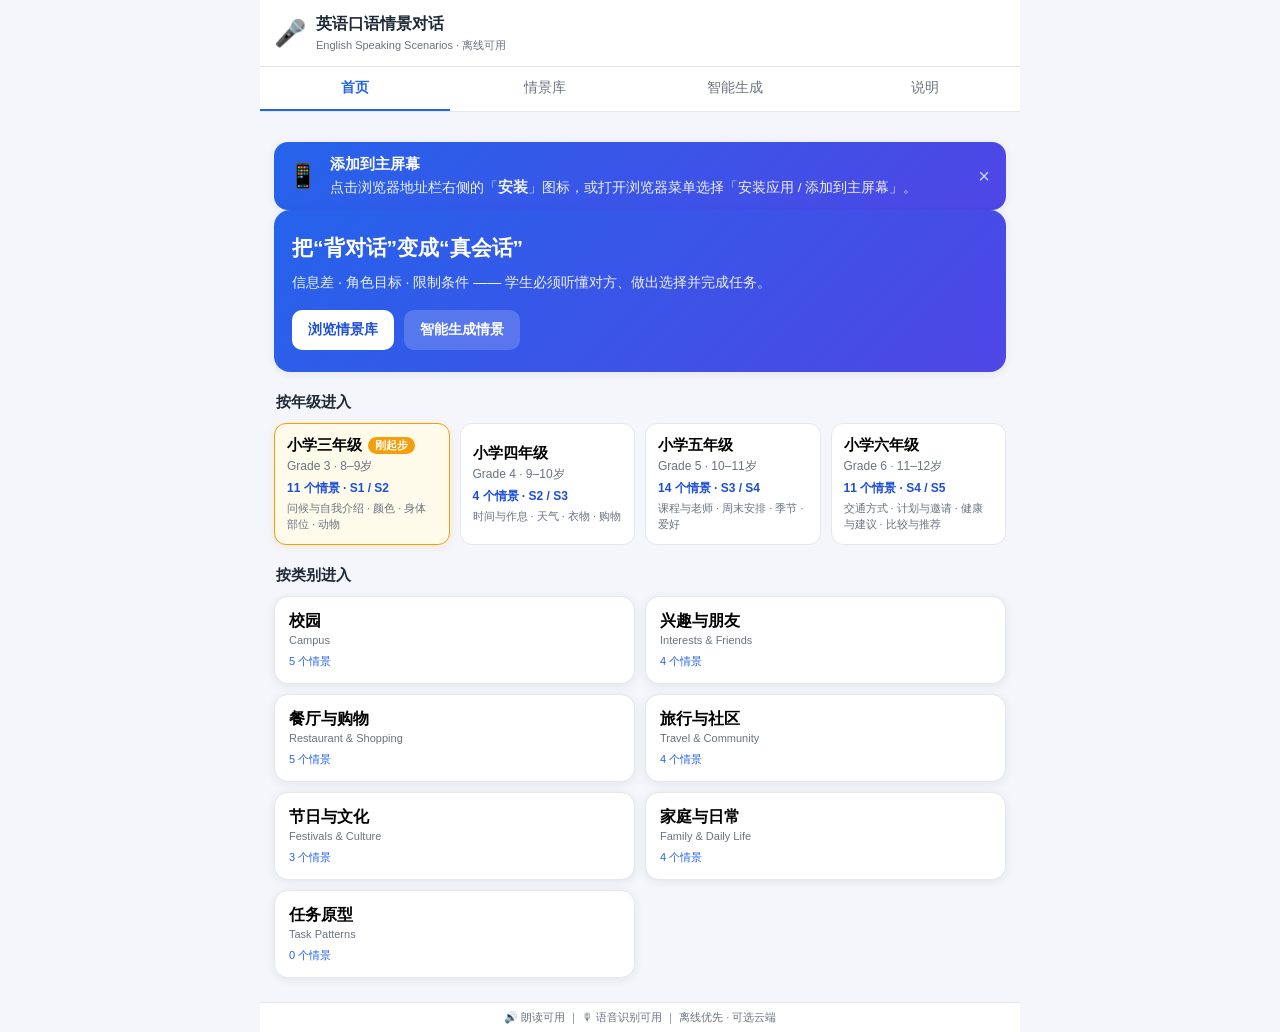
<file: index.html>
<!DOCTYPE html>
<html lang="zh-CN">
<head>
  <meta charset="UTF-8" />
  <meta name="viewport" content="width=device-width, initial-scale=1.0, viewport-fit=cover, maximum-scale=1.0, user-scalable=no" />
  <meta name="theme-color" content="#2563eb" />
  <meta name="description" content="英语口语情景对话生成器 · 离线可用的少儿英语口语互动练习 App" />
  <title>英语口语情景对话</title>
  <!-- PWA 清单：用 .json 而非 .webmanifest，避免部分免费静态托管没有 .webmanifest 的
       MIME 映射（按 octet-stream 下发）导致清单解析失败、安装入口消失 -->
  <link rel="manifest" href="manifest.json" />
  <!-- 图标必须是 PNG 位图（192/512），仅 SVG 过不了 Chrome 可安装性校验；
       apple-touch-icon iOS 完全不支持 SVG，必须 PNG，否则添加到主屏幕后是白板 -->
  <link rel="icon" type="image/svg+xml" href="assets/icon.svg" />
  <link rel="icon" type="image/png" sizes="32x32" href="assets/favicon-32.png" />
  <link rel="icon" type="image/png" sizes="192x192" href="assets/icon-192.png" />
  <link rel="apple-touch-icon" sizes="180x180" href="assets/apple-touch-icon.png" />
  <!-- iOS 添加到主屏幕后以独立 App（无浏览器框）模式运行 -->
  <meta name="apple-mobile-web-app-capable" content="yes" />
  <meta name="apple-mobile-web-app-status-bar-style" content="default" />
  <meta name="apple-mobile-web-app-title" content="口语情景" />
  <meta name="mobile-web-app-capable" content="yes" />
  <link rel="stylesheet" href="css/styles.css" />
</head>
<body>
  <div id="app"></div>
  <script src="js/data.js"></script>
  <script src="js/partner.js"></script>
  <script src="js/speech.js"></script>
  <script src="js/mic-permission.js"></script>
  <script src="js/llm.js"></script>
  <script src="js/install.js"></script>
  <script src="js/app.js"></script>
  <script>
    if ('serviceWorker' in navigator) {
      window.addEventListener('load', function () {
        navigator.serviceWorker.register('sw.js').catch(function () {});
      });
    }
  </script>
</body>
</html>
</file>
<file: css/styles.css>
/* ===================== 英语口语情景对话 APK 样式 ===================== */
:root{
  --bg:#f4f6fb; --card:#fff; --ink:#1f2937; --sub:#6b7280; --line:#e5e7eb;
  --blue:#2563eb; --blue-d:#1d4ed8; --green:#16a34a; --rose:#e11d48; --amber:#d97706;
  --chip:#eef2ff; --shadow:0 2px 10px rgba(30,41,59,.08);
}
*{box-sizing:border-box;-webkit-tap-highlight-color:transparent}
html,body{margin:0;padding:0}
body{
  font-family:-apple-system,BlinkMacSystemFont,"Segoe UI",Roboto,"PingFang SC","Microsoft YaHei",sans-serif;
  background:var(--bg);color:var(--ink);font-size:15px;line-height:1.55;
  -webkit-text-size-adjust:100%;
}
#app{max-width:760px;margin:0 auto;min-height:100vh;display:flex;flex-direction:column;background:var(--bg)}

/* 顶栏 */
.topbar{display:flex;align-items:center;gap:10px;padding:12px 14px;background:#fff;border-bottom:1px solid var(--line);position:sticky;top:0;z-index:20}
.iconbtn{background:none;border:none;color:var(--blue);font-size:15px;cursor:pointer;padding:6px 4px}
.brand{display:flex;align-items:center;gap:10px}
.logo{font-size:26px}
.t1{font-weight:700;font-size:16px}
.t2{font-size:11px;color:var(--sub)}

/* 底部导航 */
.tabbar{display:flex;background:#fff;border-bottom:1px solid var(--line);position:sticky;top:56px;z-index:19}
.tab{flex:1;border:none;background:none;padding:12px 4px;font-size:14px;color:var(--sub);cursor:pointer;border-bottom:2px solid transparent}
.tab.active{color:var(--blue);border-bottom-color:var(--blue);font-weight:700}

.view{flex:1;padding:16px 14px 24px;padding-bottom:max(24px,env(safe-area-inset-bottom))}

/* 状态栏 */
.statusbar{font-size:11px;color:var(--sub);text-align:center;padding:6px;border-top:1px solid var(--line);background:#fff}

/* 通用区块 */
.sec{font-size:15px;margin:18px 2px 10px;color:var(--ink)}
.hint{color:var(--sub);font-size:13px;margin:4px 0 14px}
.empty{color:var(--sub);padding:30px;text-align:center}
.tip{margin-top:18px;background:#fff7ed;border:1px solid #fed7aa;color:#9a3412;padding:10px 12px;border-radius:10px;font-size:13px}

/* 首页 hero */
.hero{background:linear-gradient(135deg,#2563eb,#4f46e5);color:#fff;border-radius:16px;padding:22px 18px;box-shadow:var(--shadow)}
.hero h1{margin:0 0 8px;font-size:21px}
.hero p{margin:0 0 16px;opacity:.92;font-size:14px}
.hero-actions{display:flex;gap:10px;flex-wrap:wrap}
.btn{border:none;border-radius:10px;padding:11px 16px;font-size:14px;cursor:pointer;background:var(--chip);color:var(--blue-d);font-weight:600}
.btn.primary{background:#fff;color:var(--blue-d)}
.btn.small{padding:8px 12px;font-size:13px}
.hero .btn{background:rgba(255,255,255,.18);color:#fff}
.hero .btn.primary{background:#fff;color:var(--blue-d)}

/* 类别网格 */
.catgrid{display:grid;grid-template-columns:repeat(2,1fr);gap:10px;margin-top:6px}
.catcard{background:var(--card);border:1px solid var(--line);border-radius:14px;padding:14px;cursor:pointer;text-align:left;box-shadow:var(--shadow)}
.catcard:active{transform:scale(.98)}
.cat-zh{font-size:16px;font-weight:700}
.cat-en{font-size:11px;color:var(--sub);margin-top:2px}
.cat-n{font-size:11px;color:var(--blue);margin-top:8px}

/* 情景库 */
.chips{display:flex;gap:8px;overflow-x:auto;padding:2px 0 12px}
.chip{border:1px solid var(--line);background:#fff;border-radius:20px;padding:7px 13px;font-size:13px;white-space:nowrap;cursor:pointer;color:var(--sub)}
.chip.on{background:var(--blue);color:#fff;border-color:var(--blue)}
.sclist{display:grid;gap:10px}
.scard{background:var(--card);border:1px solid var(--line);border-radius:14px;padding:13px 14px;text-align:left;cursor:pointer;box-shadow:var(--shadow)}
.scard:active{transform:scale(.99)}
.sc-top{display:flex;gap:8px;align-items:center;margin-bottom:6px}
.sc-title{font-size:16px;font-weight:700}
.sc-en{font-size:12px;color:var(--sub)}
.sc-meta{font-size:11px;color:var(--blue);margin-top:6px}
.tag{background:var(--chip);color:var(--blue-d);border-radius:6px;padding:2px 8px;font-size:11px;font-weight:600}
.tag2{background:#fef3c7;color:var(--amber);border-radius:6px;padding:2px 8px;font-size:11px}
.lvl{background:#dcfce7;color:var(--green);border-radius:6px;padding:2px 8px;font-size:11px;font-weight:600}

/* 详情 */
.detail .d-head{margin-bottom:12px}
.d-head h1{margin:0;font-size:20px}
.d-en{color:var(--sub);font-size:13px;margin-top:2px}
.d-tags{margin-top:8px;display:flex;gap:6px;flex-wrap:wrap}
.actions{display:flex;gap:8px;flex-wrap:wrap;margin:12px 0}
.block{background:var(--card);border:1px solid var(--line);border-radius:14px;padding:14px;margin-bottom:12px;box-shadow:var(--shadow)}
.block h3{margin:0 0 10px;font-size:15px;color:var(--blue-d)}
.kv{display:flex;gap:10px;padding:5px 0;border-bottom:1px dashed var(--line);font-size:13px}
.kv:last-child{border-bottom:none}
.kv span{color:var(--sub);min-width:78px;flex-shrink:0}
.kv b{font-weight:600}
.tbl{width:100%;border-collapse:collapse;font-size:13px}
.tbl th,.tbl td{border:1px solid var(--line);padding:7px 8px;text-align:left;vertical-align:top}
.tbl th{background:var(--chip);color:var(--blue-d)}
.tbl code{background:#f1f5f9;border-radius:5px;padding:1px 5px;font-size:12px}
.tbl .zh{color:var(--sub)}
.rolewrap{display:grid;grid-template-columns:1fr;gap:10px}
.rolecard{background:#f8fafc;border:1px solid var(--line);border-radius:10px;padding:11px}
.role-name{font-weight:700;color:var(--blue-d);margin-bottom:6px}
.rolecard ul{margin:0;padding-left:18px;font-size:13px}
.demo{display:flex;flex-direction:column;gap:8px}
.demo-line{background:#f8fafc;border-radius:10px;padding:9px 11px;position:relative}
.demo-line .who{font-weight:700;font-size:12px;margin-right:6px}
.demo-line .who.a{color:var(--blue)}
.demo-line .who.b{color:var(--rose)}
.demo-line .en{font-size:14px}
.demo-line .zh{color:var(--sub);font-size:12px}
.mini-speak{border:none;background:#eef2ff;color:var(--blue);border-radius:6px;padding:2px 7px;cursor:pointer;font-size:12px;margin-left:6px}
.tabs3{display:flex;gap:6px;margin-bottom:8px}
.t3{border:1px solid var(--line);background:#fff;border-radius:8px;padding:7px 12px;font-size:13px;cursor:pointer;color:var(--sub)}
.t3.on{background:var(--blue);color:#fff;border-color:var(--blue)}
.t3body{background:#f8fafc;border-radius:10px;padding:11px;font-size:14px}
.stuck{padding-left:20px;margin:0;font-size:13px}
.stuck li{padding:3px 0}
.solo{padding-left:18px;margin:0;font-size:13px}
.callout{background:#f8fafc;border-left:4px solid var(--blue);border-radius:8px;padding:10px 12px;font-size:14px}
.callout.ok{border-left-color:var(--green)}
.tbl .ok{color:var(--green)}
.tbl .need{color:var(--rose)}

/* 生成器 */
.form{display:flex;flex-direction:column;gap:12px;background:var(--card);border:1px solid var(--line);border-radius:14px;padding:16px;box-shadow:var(--shadow)}
.form label{display:flex;flex-direction:column;gap:6px;font-size:13px;color:var(--sub);font-weight:600}
.form select,.form input[type=text]{padding:10px;border:1px solid var(--line);border-radius:9px;font-size:14px;background:#fff;color:var(--ink)}
.form input[type=checkbox]{width:18px;height:18px;align-self:flex-start}
.gen-banner{margin-top:14px;background:#ecfdf5;border:1px solid #a7f3d0;color:#065f46;border-radius:12px;padding:12px;font-size:14px;display:flex;align-items:center;gap:10px;justify-content:space-between}

/* 练习 */
.practice{display:flex;flex-direction:column;height:calc(100vh - 150px)}
.p-head{background:var(--card);border:1px solid var(--line);border-radius:12px;padding:12px;margin-bottom:10px}
.p-title{font-weight:700;font-size:15px}
.p-sub{font-size:12px;color:var(--sub);margin-top:3px}
.p-sub b{color:var(--blue-d)}
.p-roles{background:var(--card);border:1px solid var(--line);border-radius:10px;padding:10px 12px;margin-bottom:10px;font-size:13px}
.p-roles summary{cursor:pointer;font-weight:600;color:var(--blue-d)}
.chat{flex:1;overflow-y:auto;display:flex;flex-direction:column;gap:10px;padding:6px 2px;background:var(--card);border:1px solid var(--line);border-radius:12px;padding:12px}
.msg{position:relative;max-width:88%;padding:9px 12px;border-radius:12px;font-size:14px}
.msg .who{font-size:11px;color:var(--sub);margin-bottom:2px}
.msg .en{font-size:14px;line-height:1.5}
.msg .zh{font-size:12px;color:var(--sub);margin-top:3px}
.msg .mini-speak{position:absolute;top:6px;right:6px}
.msg.app{align-self:flex-start;background:#eef2ff;border-bottom-left-radius:4px}
.msg.you{align-self:flex-end;background:#dcfce7;border-bottom-right-radius:4px;text-align:right}
.msg.you .zh{text-align:right}
.suggest{background:#fffbeb;border:1px solid #fde68a;border-radius:10px;padding:10px 12px;margin:8px 0;font-size:13px}
.s-label{color:var(--amber);font-weight:600;margin-bottom:4px}
.s-body{font-size:14px;font-weight:600;cursor:pointer}
.s-zh{color:var(--sub);font-size:12px;margin-top:2px}
.composer{display:flex;gap:8px;margin-top:10px}
.composer input{flex:1;border:1px solid var(--line);border-radius:10px;padding:11px 12px;font-size:15px}
.mic{border:1px solid var(--line);background:#fff;border-radius:10px;padding:0 14px;font-size:18px;cursor:pointer}
.mic.rec{background:var(--rose);color:#fff;animation:pulse 1s infinite}
@keyframes pulse{0%{opacity:1}50%{opacity:.5}100%{opacity:1}}
.p-actions{display:flex;gap:8px;margin-top:8px}
.done-banner{background:#dcfce7;border:1px solid #86efac;color:#065f46;border-radius:10px;padding:10px;margin-top:10px;font-size:14px;text-align:center}

/* 生成模式切换 */
.genmode{display:flex;gap:8px;margin:4px 0 12px}
.gm{flex:1;border:1px solid var(--line);background:var(--card);border-radius:10px;padding:10px;font-size:14px;cursor:pointer;color:var(--sub)}
.gm.on{background:var(--blue-d);color:#fff;border-color:var(--blue-d);font-weight:600}
#genCloud{margin-top:6px}
.form .full{width:100%;flex-basis:100%}
.form label.full{display:flex;flex-direction:column;gap:5px}
.form textarea{width:100%;border:1px solid var(--line);border-radius:10px;padding:10px;font-size:14px;font-family:inherit;resize:vertical;box-sizing:border-box}
.form .row{display:flex;gap:8px;flex-wrap:wrap}
.form .row .btn{flex:1}
input[type=range]{width:100%}
.gen-loading{margin-top:14px;background:#eff6ff;border:1px solid #bfdbfe;color:#1e40af;border-radius:12px;padding:12px;font-size:14px}
.gen-err{margin-top:14px;background:#fef2f2;border:1px solid #fecaca;color:#991b1b;border-radius:12px;padding:12px;font-size:14px;line-height:1.5}

/* ===== 年级体系 ===== */
.gradegrid{display:grid;grid-template-columns:repeat(auto-fill,minmax(150px,1fr));gap:10px;margin-bottom:4px}
.gradecard{border:1px solid var(--line);background:var(--card);border-radius:12px;padding:12px;text-align:left;cursor:pointer;transition:.15s}
.gradecard:hover{border-color:var(--blue);transform:translateY(-2px)}
.gradecard.feat{border-color:#f59e0b;background:#fffbeb;box-shadow:0 2px 10px rgba(245,158,11,.15)}
.gd-name{font-size:15px;font-weight:700;color:var(--text);display:flex;align-items:center;gap:6px;flex-wrap:wrap}
.gd-new{font-size:11px;font-weight:600;background:#f59e0b;color:#fff;border-radius:999px;padding:1px 7px}
.gd-en{font-size:12px;color:var(--sub);margin-top:3px}
.gd-n{font-size:12px;color:var(--blue-d);margin-top:5px;font-weight:600}
.gd-topic{font-size:11px;color:var(--sub);margin-top:4px;line-height:1.4}
.gchips{margin-top:8px;flex-wrap:wrap}
.grade-note{background:#fffbeb;border:1px solid #fde68a;color:#78350f;border-radius:12px;padding:10px 12px;font-size:13px;line-height:1.6;margin-bottom:10px}
.g3badge{display:inline-block;font-size:10px;font-weight:700;background:#f59e0b;color:#fff;border-radius:999px;padding:1px 6px;margin-left:6px;vertical-align:middle}
.scard.is-g3{border-color:#fcd34d}
.sc-book{font-size:11px;color:#92400e;margin-top:5px;background:#fffbeb;border-radius:6px;padding:3px 6px;display:inline-block}

/* 本地文件模式（file://）下的环境提示 */
.tip.warn{background:#fffbeb;border:1px solid #fde68a;color:#78350f;line-height:1.6}

/* ============ 「添加到主屏幕」安装引导 ============ */
/* 首页横幅 */
.install-banner{
  display:flex;align-items:center;gap:12px;margin-top:14px;
  background:linear-gradient(135deg,#2563eb,#4f46e5);color:#fff;
  border-radius:14px;padding:12px 12px 12px 14px;
  box-shadow:var(--shadow);
}
.install-banner .ib-icon{font-size:24px;line-height:1}
.install-banner .ib-text{flex:1;display:flex;flex-direction:column;gap:2px;font-size:13.5px;line-height:1.45;min-width:0}
.install-banner .ib-text b{font-size:14.5px}
.install-banner .ib-text span{opacity:.92}
.install-banner .ib-btn{flex-shrink:0;background:#fff;color:var(--blue-d);border:none;padding:8px 14px;border-radius:10px;font-weight:700;font-size:13.5px}
.install-banner .ib-close{flex-shrink:0;background:none;border:none;color:#fff;opacity:.75;font-size:20px;line-height:1;padding:2px 4px}
/* 说明页卡片 */
.install-card{border:1px solid #c7d2fe;background:#eef2ff;border-radius:12px}
.install-card ol{margin:8px 0 0 20px;padding:0}
.install-card li{margin:6px 0}
</file>
